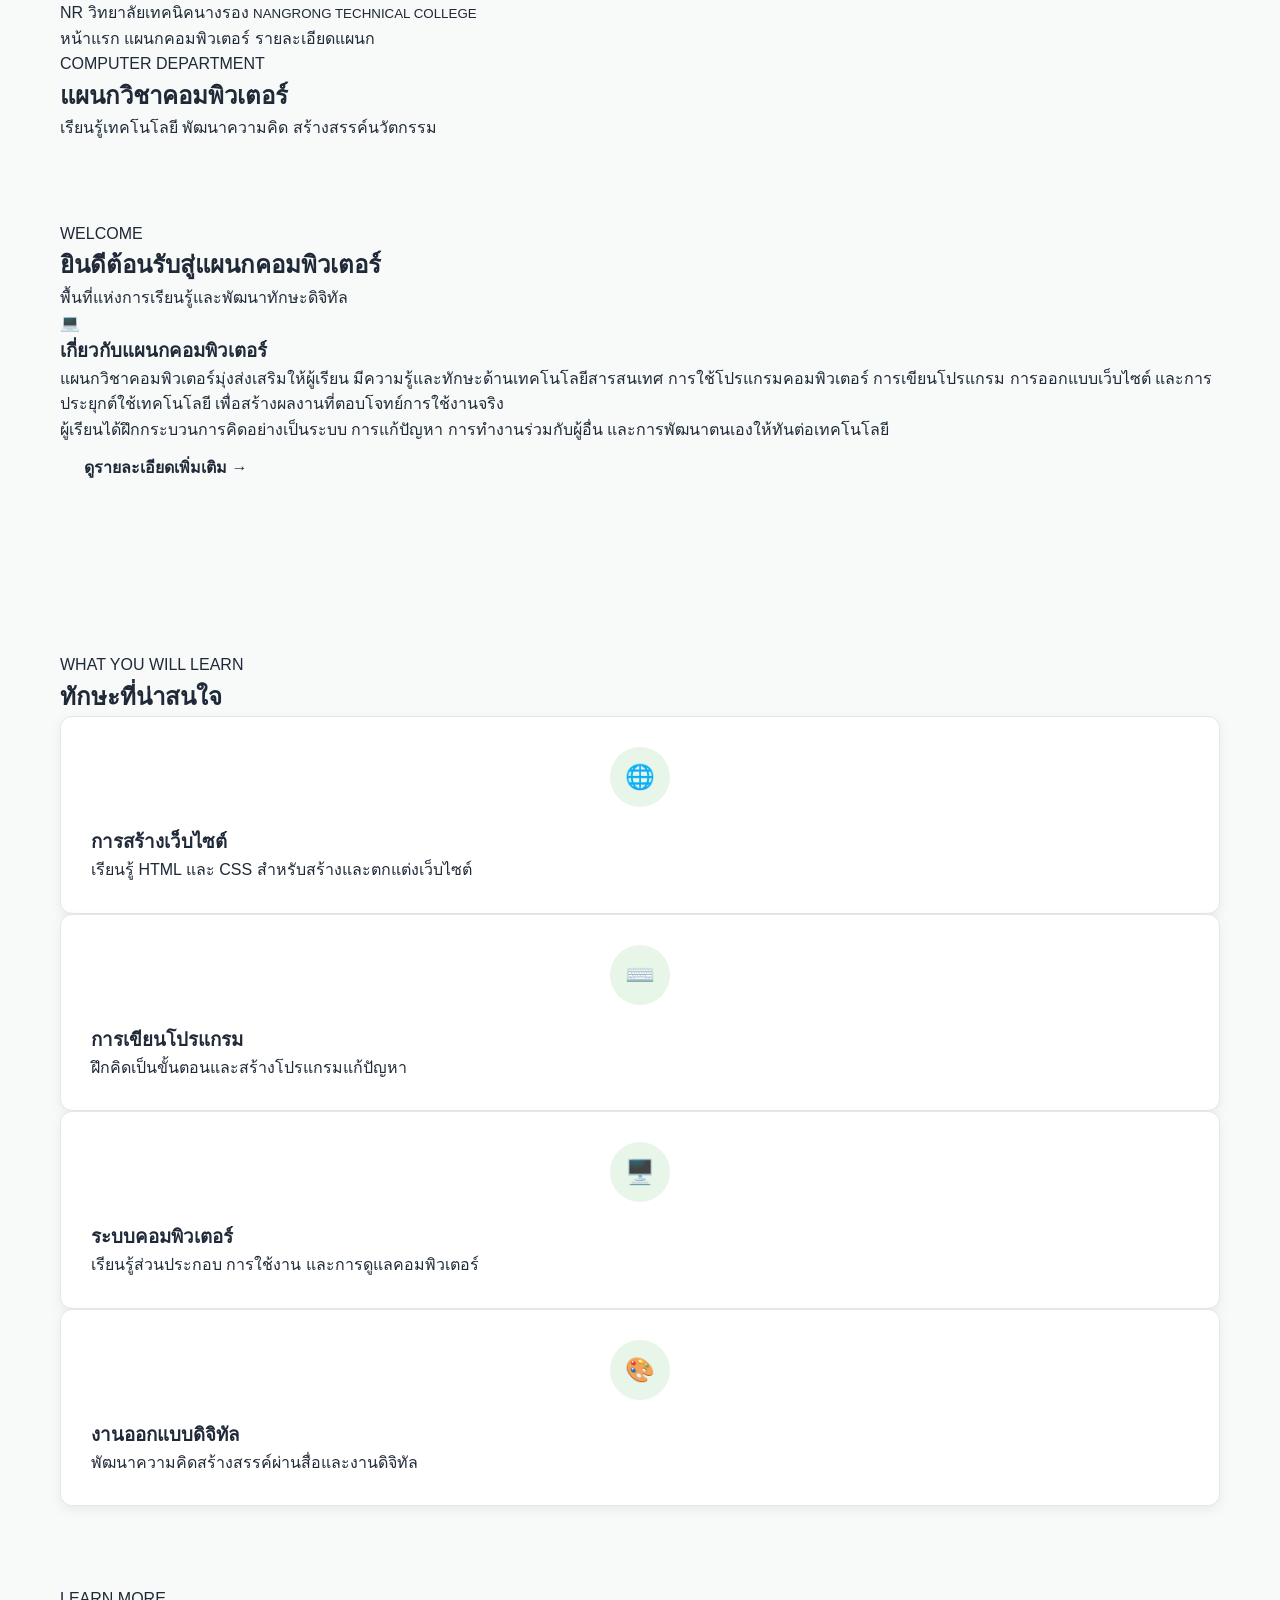
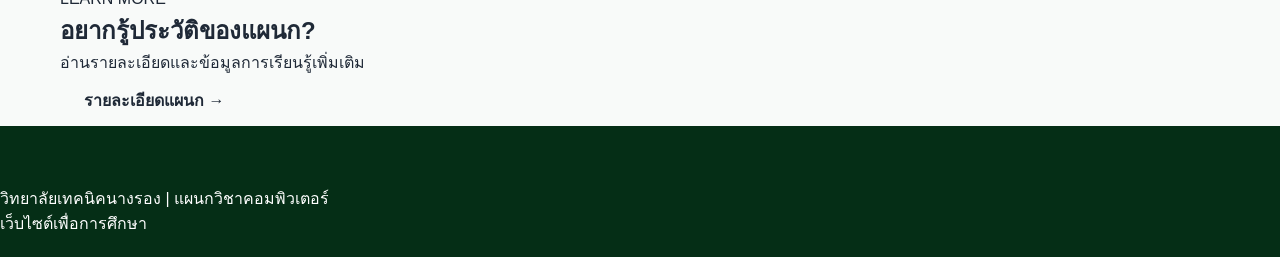
<file: computer.html>
<!DOCTYPE html>
<html lang="th">
<head>
    <meta charset="UTF-8">
    <meta name="viewport" content="width=device-width, initial-scale=1.0">
    <title>แผนกคอมพิวเตอร์ | วิทยาลัยเทคนิคนางรอง</title>
    <link rel="stylesheet" href="style.css">
</head>
<body>

<header class="header">
    <div class="container nav">
        <a href="index.html" class="brand">
            <span class="logo">NR</span>
            <span>วิทยาลัยเทคนิคนางรอง
                <small>NANGRONG TECHNICAL COLLEGE</small>
            </span>
        </a>
        <nav>
            <a href="index.html">หน้าแรก</a>
            <a class="active" href="computer.html">แผนกคอมพิวเตอร์</a>
            <a href="details.html">รายละเอียดแผนก</a>
        </nav>
    </div>
</header>

<section class="page-hero">
    <div class="container">
        <span class="tag">COMPUTER DEPARTMENT</span>
        <h1>แผนกวิชาคอมพิวเตอร์</h1>
        <p>เรียนรู้เทคโนโลยี พัฒนาความคิด สร้างสรรค์นวัตกรรม</p>
    </div>
</section>

<main class="container">
    <section class="section">
        <div class="section-heading">
            <span class="tag">WELCOME</span>
            <h2>ยินดีต้อนรับสู่แผนกคอมพิวเตอร์</h2>
            <p>พื้นที่แห่งการเรียนรู้และพัฒนาทักษะดิจิทัล</p>
        </div>

        <div class="history-card">
            <div class="history-icon">💻</div>
            <div>
                <h3>เกี่ยวกับแผนกคอมพิวเตอร์</h3>
                <p>
                    แผนกวิชาคอมพิวเตอร์มุ่งส่งเสริมให้ผู้เรียน
                    มีความรู้และทักษะด้านเทคโนโลยีสารสนเทศ
                    การใช้โปรแกรมคอมพิวเตอร์ การเขียนโปรแกรม
                    การออกแบบเว็บไซต์ และการประยุกต์ใช้เทคโนโลยี
                    เพื่อสร้างผลงานที่ตอบโจทย์การใช้งานจริง
                </p>
                <p>
                    ผู้เรียนได้ฝึกกระบวนการคิดอย่างเป็นระบบ
                    การแก้ปัญหา การทำงานร่วมกับผู้อื่น
                    และการพัฒนาตนเองให้ทันต่อเทคโนโลยี
                </p>
                <a href="details.html" class="btn">ดูรายละเอียดเพิ่มเติม →</a>
            </div>
        </div>
    </section>

    <section class="section">
        <div class="section-heading">
            <span class="tag">WHAT YOU WILL LEARN</span>
            <h2>ทักษะที่น่าสนใจ</h2>
        </div>

        <div class="grid">
            <article class="card">
                <div class="card-icon">🌐</div>
                <h3>การสร้างเว็บไซต์</h3>
                <p>เรียนรู้ HTML และ CSS สำหรับสร้างและตกแต่งเว็บไซต์</p>
            </article>
            <article class="card">
                <div class="card-icon">⌨️</div>
                <h3>การเขียนโปรแกรม</h3>
                <p>ฝึกคิดเป็นขั้นตอนและสร้างโปรแกรมแก้ปัญหา</p>
            </article>
            <article class="card">
                <div class="card-icon">🖥️</div>
                <h3>ระบบคอมพิวเตอร์</h3>
                <p>เรียนรู้ส่วนประกอบ การใช้งาน และการดูแลคอมพิวเตอร์</p>
            </article>
            <article class="card">
                <div class="card-icon">🎨</div>
                <h3>งานออกแบบดิจิทัล</h3>
                <p>พัฒนาความคิดสร้างสรรค์ผ่านสื่อและงานดิจิทัล</p>
            </article>
        </div>
    </section>

    <section class="department-banner">
        <div>
            <span class="tag">LEARN MORE</span>
            <h2>อยากรู้ประวัติของแผนก?</h2>
            <p>อ่านรายละเอียดและข้อมูลการเรียนรู้เพิ่มเติม</p>
        </div>
        <a href="details.html" class="btn btn-light">รายละเอียดแผนก →</a>
    </section>
</main>

<footer class="footer">
    <p>วิทยาลัยเทคนิคนางรอง | แผนกวิชาคอมพิวเตอร์</p>
    <p>เว็บไซต์เพื่อการศึกษา</p>
</footer>

</body>
</html>
</file>
<file: style.css>
/* ==========================================================================
   CSS Master Stylesheet: Nangrong Technical College (Green & White Theme)
   ========================================================================== */

/* Color Variables */
:root {
    --primary-color: #0f5132;        /* Deep Emerald Green */
    --primary-hover: #0b3d26;
    --primary-light: #e8f5e9;
    --accent-color: #10b981;         /* Mint / Emerald Accent */
    --accent-gold: #d97706;          /* Gold Badge */
    --bg-white: #ffffff;
    --bg-light: #f8faf9;
    --text-dark: #1f2937;
    --text-muted: #6b7280;
    --border-color: #e5e7eb;
    --shadow-sm: 0 2px 4px rgba(0,0,0,0.05);
    --shadow-md: 0 4px 12px rgba(15, 81, 50, 0.08);
    --shadow-lg: 0 10px 25px rgba(0,0,0,0.12);
    --transition: all 0.3s ease;
}

/* Reset & Base Styles */
* {
    margin: 0;
    padding: 0;
    box-sizing: border-box;
    font-family: 'Sarabun', sans-serif;
}

html {
    scroll-behavior: smooth;
}

body {
    background-color: var(--bg-light);
    color: var(--text-dark);
    line-height: 1.6;
}

a {
    text-decoration: none;
    color: inherit;
}

ul {
    list-style: none;
}

/* Typography Helpers */
.text-emerald { color: var(--primary-color); }
.highlight-text { color: #a7f3d0; text-shadow: 0 2px 4px rgba(0,0,0,0.3); }

/* Layout Grid Utilities */
.container {
    max-width: 1200px;
    margin: 0 auto;
    padding: 0 20px;
}

.section {
    padding: 80px 0;
}

.bg-white { background-color: var(--bg-white); }
.bg-light { background-color: var(--bg-light); }

.grid-2 {
    display: grid;
    grid-template-columns: repeat(2, 1fr);
    gap: 30px;
}

.grid-3 {
    display: grid;
    grid-template-columns: repeat(3, 1fr);
    gap: 25px;
}

.grid-2-form {
    display: grid;
    grid-template-columns: 1fr 1fr;
    gap: 15px;
}

/* Section Titles */
.section-title {
    text-align: center;
    margin-bottom: 50px;
}

.section-badge {
    background-color: var(--primary-light);
    color: var(--primary-color);
    padding: 6px 16px;
    border-radius: 20px;
    font-size: 0.85rem;
    font-weight: 600;
    display: inline-block;
    margin-bottom: 10px;
}

.section-title h2 {
    font-size: 2.2rem;
    color: var(--primary-color);
    margin-bottom: 10px;
}

.title-underline {
    width: 80px;
    height: 4px;
    background: linear-gradient(to right, var(--primary-color), var(--accent-color));
    margin: 0 auto;
    border-radius: 2px;
}

/* Buttons */
.btn {
    display: inline-flex;
    align-items: center;
    justify-content: center;
    gap: 8px;
    padding: 12px 24px;
    border-radius: 8px;
    font-weight: 600;
    cursor: pointer;
    transition: var(--transition);
    border: none;
    font-size: 1rem;
}

.btn-primary {
    background-color: var(--primary-color);
    color: #ffffff;
}
.btn-primary:hover {
    background-color: var(--primary-hover);
    transform: translateY(-2px);
    box-shadow: var(--shadow-md);
}

.btn-secondary {
    background-color: #ffffff;
    color: var(--primary-color);
}
.btn-secondary:hover {
    background-color: #f0fdf4;
    transform: translateY(-2px);
}

.btn-outline {
    background-color: transparent;
    color: #ffffff;
    border: 2px solid #ffffff;
}
.btn-outline:hover {
    background-color: #ffffff;
    color: var(--primary-color);
    transform: translateY(-2px);
}

.btn-block { width: 100%; }

/* Navigation Bar */
.navbar {
    position: fixed;
    top: 0;
    left: 0;
    width: 100%;
    background-color: #ffffff;
    box-shadow: var(--shadow-sm);
    z-index: 1000;
}

.nav-container {
    max-width: 1200px;
    margin: 0 auto;
    padding: 15px 20px;
    display: flex;
    justify-content: space-between;
    align-items: center;
}

.brand-logo {
    display: flex;
    align-items: center;
    gap: 12px;
}

.logo-img {
    width: 45px;
    height: 45px;
    border-radius: 50%;
    object-fit: cover;
    border: 2px solid var(--primary-color);
}

.brand-text {
    display: flex;
    flex-direction: column;
}

.th-title {
    font-size: 1.15rem;
    font-weight: 700;
    color: var(--primary-color);
    line-height: 1.2;
}

.en-title {
    font-size: 0.75rem;
    color: var(--text-muted);
}

.nav-links {
    display: flex;
    gap: 15px;
}

.nav-item {
    padding: 8px 16px;
    border-radius: 6px;
    font-weight: 500;
    color: var(--text-dark);
    transition: var(--transition);
    font-size: 0.95rem;
}

.nav-item:hover, .nav-item.active {
    background-color: var(--primary-light);
    color: var(--primary-color);
}

.menu-toggle {
    display: none;
    background: none;
    border: none;
    font-size: 1.5rem;
    color: var(--primary-color);
    cursor: pointer;
}

/* Hero Section */
.hero-section {
    position: relative;
    padding: 160px 20px 100px;
    background: linear-gradient(135deg, #052e16 0%, #0f5132 60%, #14532d 100%);
    color: #ffffff;
    text-align: center;
}

.hero-content {
    max-width: 850px;
    margin: 0 auto;
    position: relative;
    z-index: 2;
}

.hero-badge {
    background-color: rgba(255, 255, 255, 0.15);
    padding: 6px 18px;
    border-radius: 30px;
    font-size: 0.9rem;
    display: inline-block;
    margin-bottom: 20px;
    border: 1px solid rgba(255, 255, 255, 0.2);
}

.hero-section h1 {
    font-size: 3rem;
    font-weight: 700;
    margin-bottom: 20px;
    line-height: 1.25;
}

.hero-section p {
    font-size: 1.2rem;
    margin-bottom: 35px;
    opacity: 0.9;
}

.hero-btn-group {
    display: flex;
    justify-content: center;
    gap: 15px;
    flex-wrap: wrap;
}

/* Card Component */
.card {
    background-color: var(--bg-white);
    border-radius: 12px;
    padding: 30px;
    box-shadow: var(--shadow-md);
    border: 1px solid var(--border-color);
    transition: var(--transition);
}

.card:hover {
    transform: translateY(-4px);
    box-shadow: var(--shadow-lg);
}

.info-card {
    text-align: center;
}

.card-icon {
    width: 60px;
    height: 60px;
    background-color: var(--primary-light);
    color: var(--primary-color);
    border-radius: 50%;
    display: flex;
    align-items: center;
    justify-content: center;
    font-size: 1.5rem;
    margin: 0 auto 20px;
}

.info-card h3 {
    color: var(--primary-color);
    margin-bottom: 12px;
}

.card-title {
    color: var(--primary-color);
    margin-bottom: 25px;
    font-size: 1.4rem;
    display: flex;
    align-items: center;
    gap: 10px;
}

/* Course Offered Boxes */
.course-box {
    background-color: var(--bg-light);
    padding: 25px;
    border-radius: 10px;
    border-left: 4px solid var(--primary-color);
}

.course-header {
    display: flex;
    align-items: center;
    gap: 12px;
    margin-bottom: 15px;
}

.course-badge {
    background-color: var(--primary-color);
    color: #ffffff;
    padding: 4px 10px;
    border-radius: 4px;
    font-weight: bold;
    font-size: 0.85rem;
}

.course-badge.gold {
    background-color: var(--accent-gold);
}

.check-list li {
    margin-bottom: 10px;
    color: var(--text-dark);
    display: flex;
    align-items: center;
    gap: 8px;
}

.check-list i { color: var(--accent-color); }

/* Gallery */
.gallery-wrapper { margin-top: 40px; }
.sub-title { color: var(--primary-color); font-size: 1.5rem; margin-bottom: 5px; }
.sub-desc { color: var(--text-muted); margin-bottom: 25px; }

.gallery-grid {
    display: grid;
    grid-template-columns: repeat(4, 1fr);
    gap: 20px;
}

.gallery-item {
    position: relative;
    border-radius: 10px;
    overflow: hidden;
    height: 200px;
    cursor: pointer;
    box-shadow: var(--shadow-sm);
}

.gallery-item img {
    width: 100%;
    height: 100%;
    object-fit: cover;
    transition: var(--transition);
}

.gallery-caption {
    position: absolute;
    bottom: 0;
    left: 0;
    right: 0;
    background: linear-gradient(transparent, rgba(15, 81, 50, 0.9));
    color: #ffffff;
    padding: 15px;
    display: flex;
    justify-content: space-between;
    align-items: center;
    font-size: 0.85rem;
    opacity: 0;
    transition: var(--transition);
}

.gallery-item:hover img { transform: scale(1.08); }
.gallery-item:hover .gallery-caption { opacity: 1; }

/* Section 2: Interactive Map */
.map-card { padding: 25px; }
.map-header { margin-bottom: 20px; }
.map-header h3 { color: var(--primary-color); font-size: 1.3rem; }
.map-header p { color: var(--text-muted); font-size: 0.9rem; }

.svg-map { width: 100%; height: auto; border-radius: 8px; }
.map-building { cursor: pointer; transition: var(--transition); }
.bld-rect { stroke-width: 2; transition: var(--transition); }

.bld-main { fill: #0f5132; stroke: #052e16; }
.bld-tech { fill: #ffffff; stroke: #0f5132; }
.bld-hall { fill: #d1fae5; stroke: #10b981; }

.map-building:hover .bld-rect { fill: #10b981; stroke: #052e16; }
.map-building:hover text { fill: #ffffff !important; }

.building-info-box {
    margin-top: 20px;
    padding: 15px 20px;
    background-color: var(--primary-light);
    border-radius: 8px;
    border-left: 4px solid var(--primary-color);
    display: flex;
    gap: 15px;
    align-items: flex-start;
}

.building-info-box .info-icon { font-size: 1.5rem; color: var(--primary-color); margin-top: 3px; }
.building-info-box h4 { color: var(--primary-color); margin-bottom: 5px; }
.building-info-box p { font-size: 0.9rem; color: #2d3748; }

.location-details { margin-top: 20px; font-size: 0.95rem; }

/* Section 3: Contact */
.active-border { border-top: 4px solid var(--primary-color); }
.contact-list { display: flex; flex-direction: column; gap: 20px; margin-top: 20px; }
.contact-item { display: flex; gap: 15px; align-items: flex-start; }

.c-icon {
    width: 42px;
    height: 42px;
    background-color: var(--primary-light);
    color: var(--primary-color);
    border-radius: 50%;
    display: flex;
    align-items: center;
    justify-content: center;
    font-size: 1.1rem;
    flex-shrink: 0;
}

.contact-item h5 { font-size: 1rem; color: var(--primary-color); margin-bottom: 2px; }
.contact-item p { font-size: 0.9rem; color: var(--text-muted); }
.contact-item a { color: var(--primary-color); text-decoration: underline; }

/* Form Elements */
.form-group { margin-bottom: 18px; }
.form-group label { display: block; font-weight: 600; margin-bottom: 6px; font-size: 0.9rem; color: var(--text-dark); }
.required { color: #dc2626; }

.form-control {
    width: 100%;
    padding: 10px 14px;
    border: 1px solid var(--border-color);
    border-radius: 6px;
    font-size: 0.95rem;
    transition: var(--transition);
}

.form-control:focus {
    outline: none;
    border-color: var(--primary-color);
    box-shadow: 0 0 0 3px rgba(15, 81, 50, 0.15);
}

.alert {
    padding: 12px 16px;
    border-radius: 6px;
    font-size: 0.9rem;
}
.alert-success { background-color: #d1fae5; color: #065f46; border: 1px solid #a7f3d0; }

/* Footer */
.footer {
    background-color: #052e16;
    color: #ffffff;
    padding: 60px 0 20px;
}

.footer-content {
    display: grid;
    grid-template-columns: 2fr 1fr 1fr;
    gap: 40px;
    margin-bottom: 40px;
}

.footer-brand h4 { font-size: 1.3rem; margin-bottom: 5px; }
.footer-brand p { opacity: 0.8; font-size: 0.9rem; }
.footer-address { margin-top: 10px; font-size: 0.85rem; opacity: 0.6; }

.footer-links h5, .footer-social h5 { font-size: 1.1rem; margin-bottom: 15px; color: #a7f3d0; }
.footer-links ul li { margin-bottom: 8px; }
.footer-links a { opacity: 0.8; transition: var(--transition); font-size: 0.9rem; }
.footer-links a:hover { opacity: 1; padding-left: 5px; color: #a7f3d0; }

.social-icons { display: flex; gap: 12px; }
.s-icon {
    width: 36px;
    height: 36px;
    background-color: rgba(255,255,255,0.1);
    border-radius: 50%;
    display: flex;
    align-items: center;
    justify-content: center;
    transition: var(--transition);
}
.s-icon:hover { background-color: var(--accent-color); color: #ffffff; }

.footer-bottom {
    text-align: center;
    padding-top: 20px;
    border-top: 1px solid rgba(255,255,255,0.1);
    font-size: 0.85rem;
    opacity: 0.7;
}

/* Lightbox Modal */
.lightbox-modal {
    display: none;
    position: fixed;
    z-index: 2000;
    padding-top: 60px;
    left: 0;
    top: 0;
    width: 100%;
    height: 100%;
    background-color: rgba(0, 0, 0, 0.85);
}

.lightbox-content {
    margin: auto;
    display: block;
    max-width: 85%;
    max-height: 75vh;
    border-radius: 8px;
}

.lightbox-caption {
    margin: auto;
    display: block;
    width: 80%;
    text-align: center;
    color: #ffffff;
    padding: 15px 0;
    font-size: 1.1rem;
}

.close-lightbox {
    position: absolute;
    top: 20px;
    right: 35px;
    color: #ffffff;
    font-size: 40px;
    font-weight: bold;
    cursor: pointer;
}

/* Responsive Design (Mobile & Tablet) */
@media (max-width: 992px) {
    .grid-3 { grid-template-columns: repeat(2, 1fr); }
    .gallery-grid { grid-template-columns: repeat(2, 1fr); }
    .footer-content { grid-template-columns: 1fr; gap: 30px; }
}

@media (max-width: 768px) {
    .grid-2, .grid-3, .grid-2-form { grid-template-columns: 1fr; }
    .hero-section h1 { font-size: 2.2rem; }
    .hero-section p { font-size: 1rem; }
    .gallery-grid { grid-template-columns: 1fr; }
    
    .menu-toggle { display: block; }
    
    .nav-links {
        display: none;
        position: absolute;
        top: 100%;
        left: 0;
        width: 100%;
        background-color: #ffffff;
        flex-direction: column;
        padding: 15px 20px;
        box-shadow: var(--shadow-md);
    }

    .nav-links.active { display: flex; }
}
</file>
